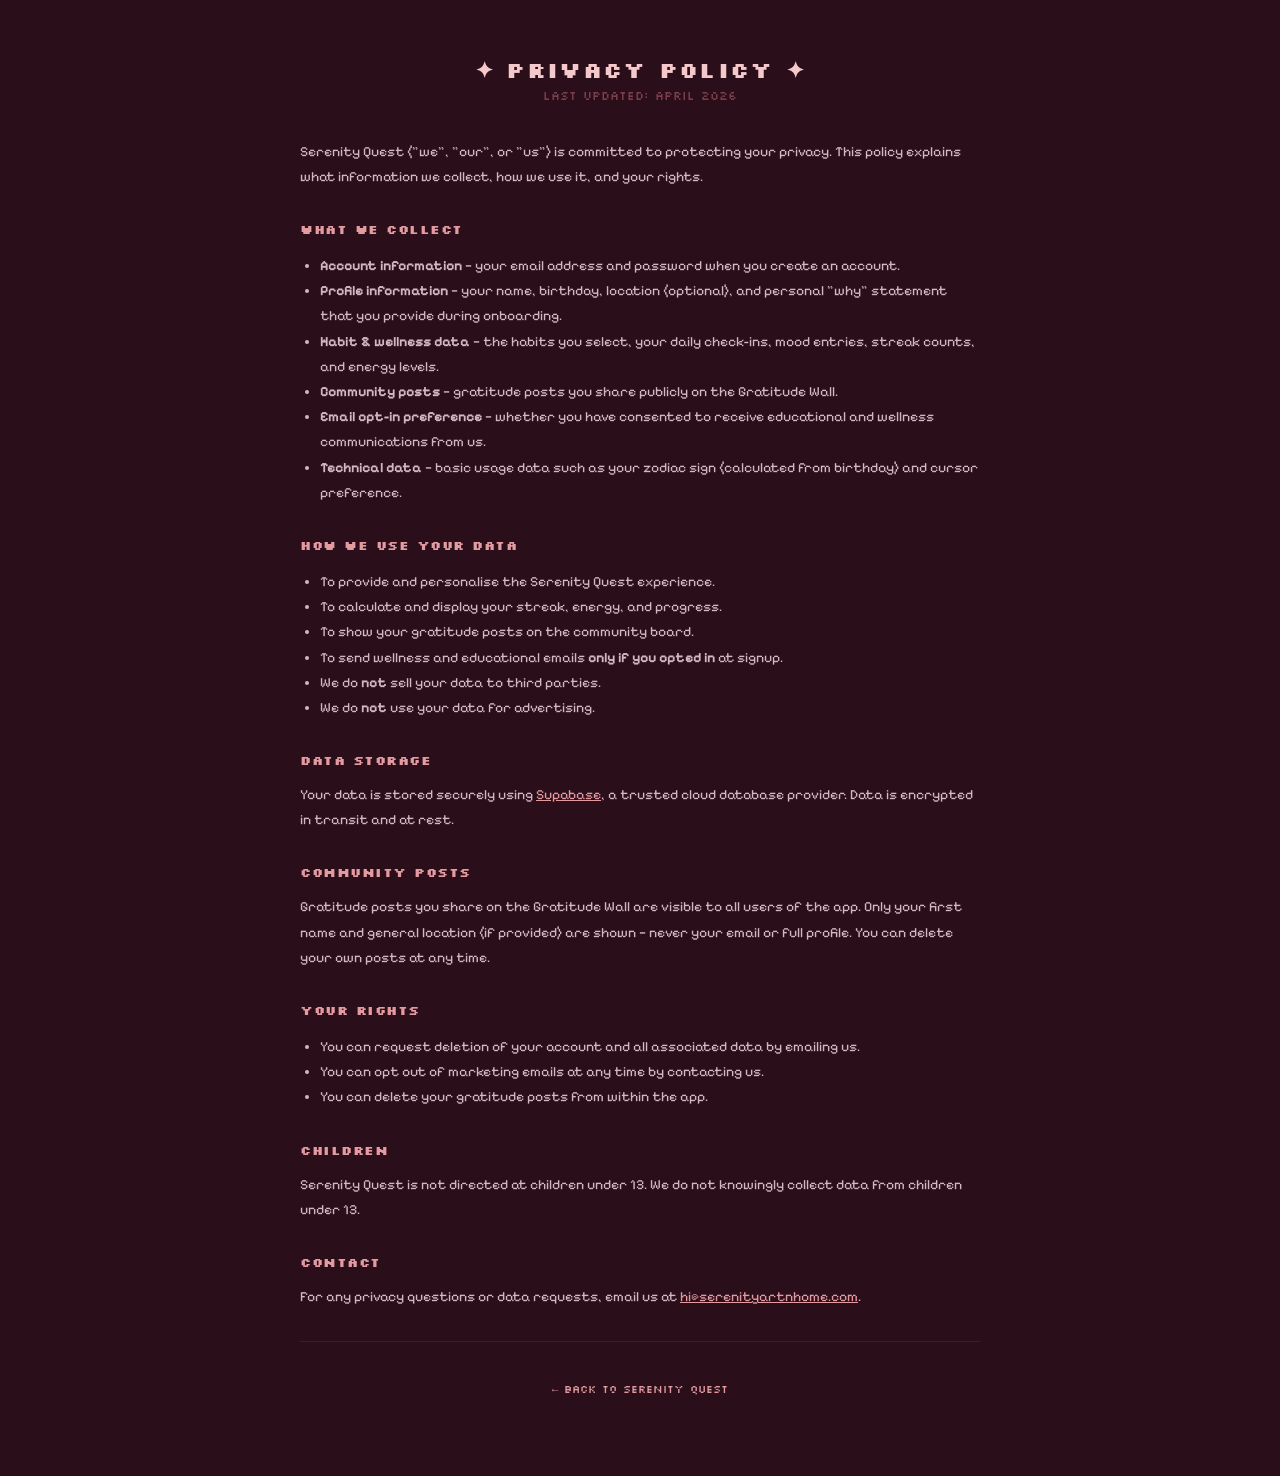
<file: privacy.html>
<!doctype html>
<html lang="en">
<head>
<meta charset="utf-8"/>
<meta name="viewport" content="width=device-width,initial-scale=1"/>
<title>Privacy Policy — Serenity Quest</title>
<link href="https://fonts.googleapis.com/css2?family=Pixelify+Sans:wght@400;500;600;700&family=Silkscreen:wght@400;700&display=swap" rel="stylesheet">
<style>
  body { margin:0; background:#2a0e1a; color:#fbf1e3; font-family:"Pixelify Sans",monospace; padding:40px 20px 80px; }
  .wrap { max-width:680px; margin:0 auto; }
  h1 { font-family:"Silkscreen",monospace; font-size:22px; color:#f5c9cc; text-align:center; margin-bottom:4px; text-transform:uppercase; letter-spacing:.06em; }
  .sub { text-align:center; font-size:12px; color:#7a3e4a; margin-bottom:36px; font-family:"Silkscreen",monospace; }
  h2 { font-family:"Silkscreen",monospace; font-size:13px; color:#e39aa0; text-transform:uppercase; letter-spacing:.04em; margin-top:32px; margin-bottom:8px; }
  p, li { font-size:14px; line-height:1.8; color:#d4b8c0; }
  ul { padding-left:20px; }
  a { color:#e39aa0; }
  .back { display:block; text-align:center; margin-top:40px; font-family:"Silkscreen",monospace; font-size:11px; color:#e39aa0; text-decoration:none; }
  .back:hover { text-decoration:underline; }
  hr { border:none; border-top:1px solid #3a1f27; margin:32px 0; }
</style>
</head>
<body>
<div class="wrap">
  <h1>✦ Privacy Policy ✦</h1>
  <div class="sub">Last updated: April 2026</div>

  <p>Serenity Quest ("we", "our", or "us") is committed to protecting your privacy. This policy explains what information we collect, how we use it, and your rights.</p>

  <h2>What We Collect</h2>
  <ul>
    <li><strong>Account information</strong> — your email address and password when you create an account.</li>
    <li><strong>Profile information</strong> — your name, birthday, location (optional), and personal "why" statement that you provide during onboarding.</li>
    <li><strong>Habit &amp; wellness data</strong> — the habits you select, your daily check-ins, mood entries, streak counts, and energy levels.</li>
    <li><strong>Community posts</strong> — gratitude posts you share publicly on the Gratitude Wall.</li>
    <li><strong>Email opt-in preference</strong> — whether you have consented to receive educational and wellness communications from us.</li>
    <li><strong>Technical data</strong> — basic usage data such as your zodiac sign (calculated from birthday) and cursor preference.</li>
  </ul>

  <h2>How We Use Your Data</h2>
  <ul>
    <li>To provide and personalise the Serenity Quest experience.</li>
    <li>To calculate and display your streak, energy, and progress.</li>
    <li>To show your gratitude posts on the community board.</li>
    <li>To send wellness and educational emails <strong>only if you opted in</strong> at signup.</li>
    <li>We do <strong>not</strong> sell your data to third parties.</li>
    <li>We do <strong>not</strong> use your data for advertising.</li>
  </ul>

  <h2>Data Storage</h2>
  <p>Your data is stored securely using <a href="https://supabase.com" target="_blank">Supabase</a>, a trusted cloud database provider. Data is encrypted in transit and at rest.</p>

  <h2>Community Posts</h2>
  <p>Gratitude posts you share on the Gratitude Wall are visible to all users of the app. Only your first name and general location (if provided) are shown — never your email or full profile. You can delete your own posts at any time.</p>

  <h2>Your Rights</h2>
  <ul>
    <li>You can request deletion of your account and all associated data by emailing us.</li>
    <li>You can opt out of marketing emails at any time by contacting us.</li>
    <li>You can delete your gratitude posts from within the app.</li>
  </ul>

  <h2>Children</h2>
  <p>Serenity Quest is not directed at children under 13. We do not knowingly collect data from children under 13.</p>

  <h2>Contact</h2>
  <p>For any privacy questions or data requests, email us at <a href="mailto:hi@serenityartnhome.com">hi@serenityartnhome.com</a>.</p>

  <hr/>
  <a class="back" href="/">← Back to Serenity Quest</a>
</div>
</body>
</html>
</file>
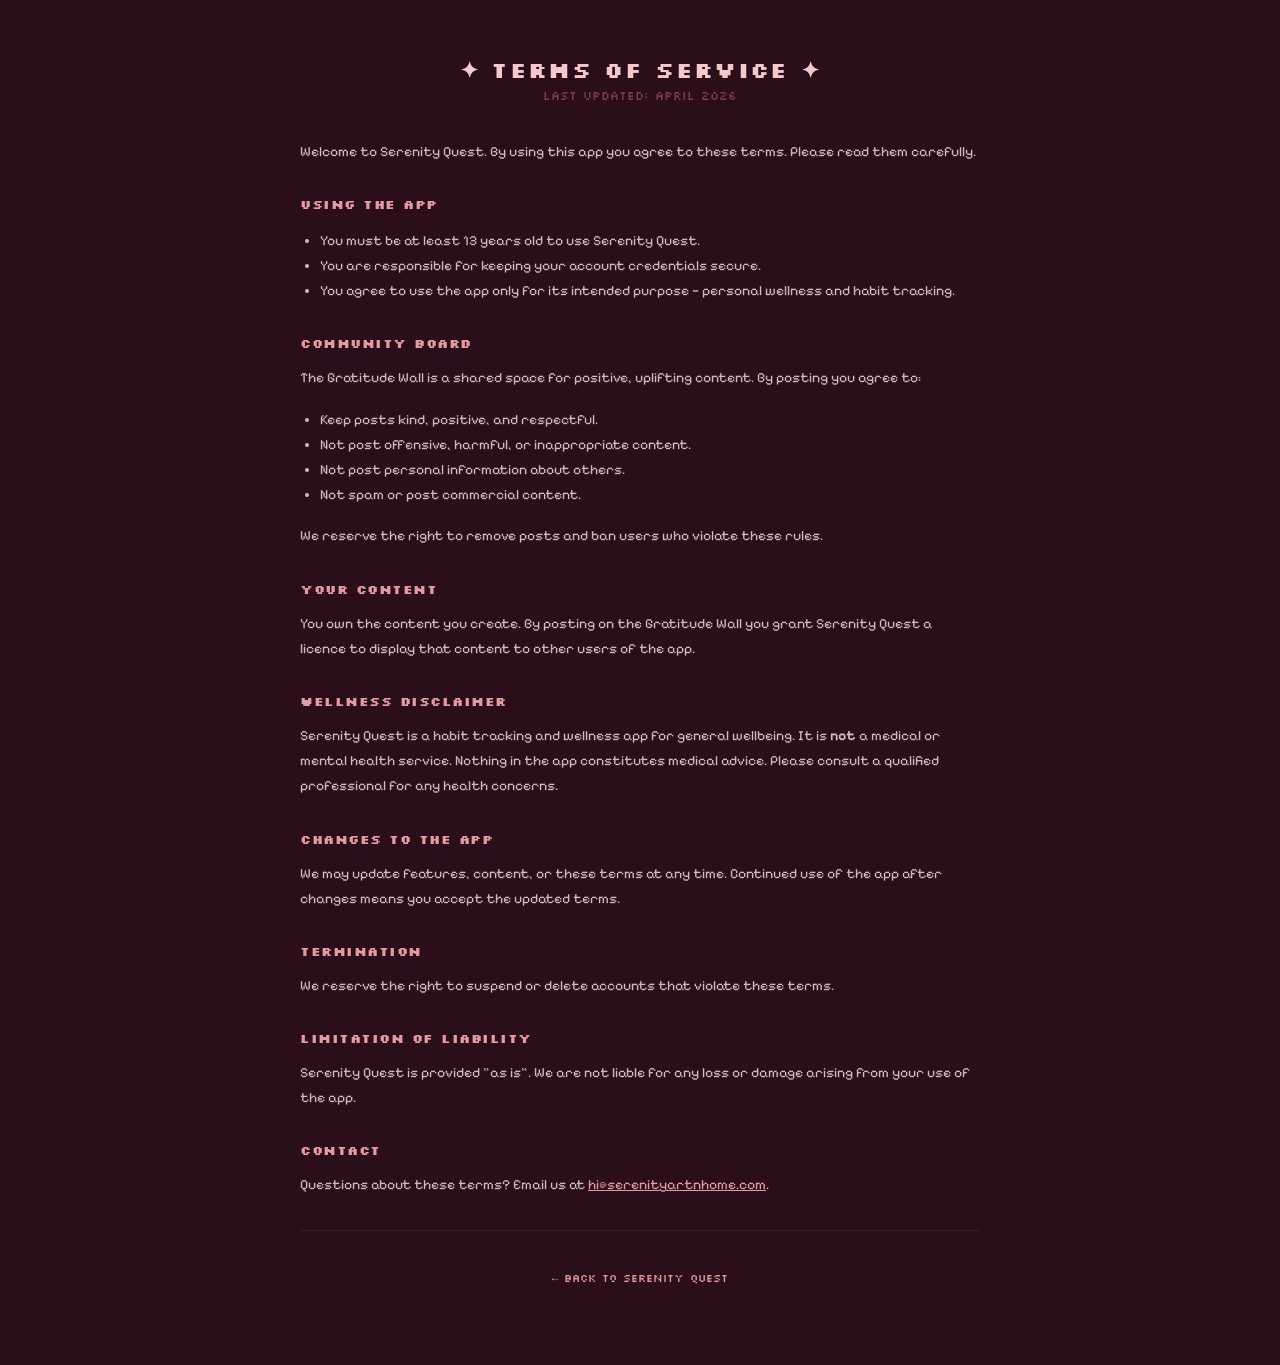
<file: terms.html>
<!doctype html>
<html lang="en">
<head>
<meta charset="utf-8"/>
<meta name="viewport" content="width=device-width,initial-scale=1"/>
<title>Terms of Service — Serenity Quest</title>
<link href="https://fonts.googleapis.com/css2?family=Pixelify+Sans:wght@400;500;600;700&family=Silkscreen:wght@400;700&display=swap" rel="stylesheet">
<style>
  body { margin:0; background:#2a0e1a; color:#fbf1e3; font-family:"Pixelify Sans",monospace; padding:40px 20px 80px; }
  .wrap { max-width:680px; margin:0 auto; }
  h1 { font-family:"Silkscreen",monospace; font-size:22px; color:#f5c9cc; text-align:center; margin-bottom:4px; text-transform:uppercase; letter-spacing:.06em; }
  .sub { text-align:center; font-size:12px; color:#7a3e4a; margin-bottom:36px; font-family:"Silkscreen",monospace; }
  h2 { font-family:"Silkscreen",monospace; font-size:13px; color:#e39aa0; text-transform:uppercase; letter-spacing:.04em; margin-top:32px; margin-bottom:8px; }
  p, li { font-size:14px; line-height:1.8; color:#d4b8c0; }
  ul { padding-left:20px; }
  a { color:#e39aa0; }
  .back { display:block; text-align:center; margin-top:40px; font-family:"Silkscreen",monospace; font-size:11px; color:#e39aa0; text-decoration:none; }
  .back:hover { text-decoration:underline; }
  hr { border:none; border-top:1px solid #3a1f27; margin:32px 0; }
</style>
</head>
<body>
<div class="wrap">
  <h1>✦ Terms of Service ✦</h1>
  <div class="sub">Last updated: April 2026</div>

  <p>Welcome to Serenity Quest. By using this app you agree to these terms. Please read them carefully.</p>

  <h2>Using the App</h2>
  <ul>
    <li>You must be at least 13 years old to use Serenity Quest.</li>
    <li>You are responsible for keeping your account credentials secure.</li>
    <li>You agree to use the app only for its intended purpose — personal wellness and habit tracking.</li>
  </ul>

  <h2>Community Board</h2>
  <p>The Gratitude Wall is a shared space for positive, uplifting content. By posting you agree to:</p>
  <ul>
    <li>Keep posts kind, positive, and respectful.</li>
    <li>Not post offensive, harmful, or inappropriate content.</li>
    <li>Not post personal information about others.</li>
    <li>Not spam or post commercial content.</li>
  </ul>
  <p>We reserve the right to remove posts and ban users who violate these rules.</p>

  <h2>Your Content</h2>
  <p>You own the content you create. By posting on the Gratitude Wall you grant Serenity Quest a licence to display that content to other users of the app.</p>

  <h2>Wellness Disclaimer</h2>
  <p>Serenity Quest is a habit tracking and wellness app for general wellbeing. It is <strong>not</strong> a medical or mental health service. Nothing in the app constitutes medical advice. Please consult a qualified professional for any health concerns.</p>

  <h2>Changes to the App</h2>
  <p>We may update features, content, or these terms at any time. Continued use of the app after changes means you accept the updated terms.</p>

  <h2>Termination</h2>
  <p>We reserve the right to suspend or delete accounts that violate these terms.</p>

  <h2>Limitation of Liability</h2>
  <p>Serenity Quest is provided "as is". We are not liable for any loss or damage arising from your use of the app.</p>

  <h2>Contact</h2>
  <p>Questions about these terms? Email us at <a href="mailto:hi@serenityartnhome.com">hi@serenityartnhome.com</a>.</p>

  <hr/>
  <a class="back" href="/">← Back to Serenity Quest</a>
</div>
</body>
</html>
</file>
